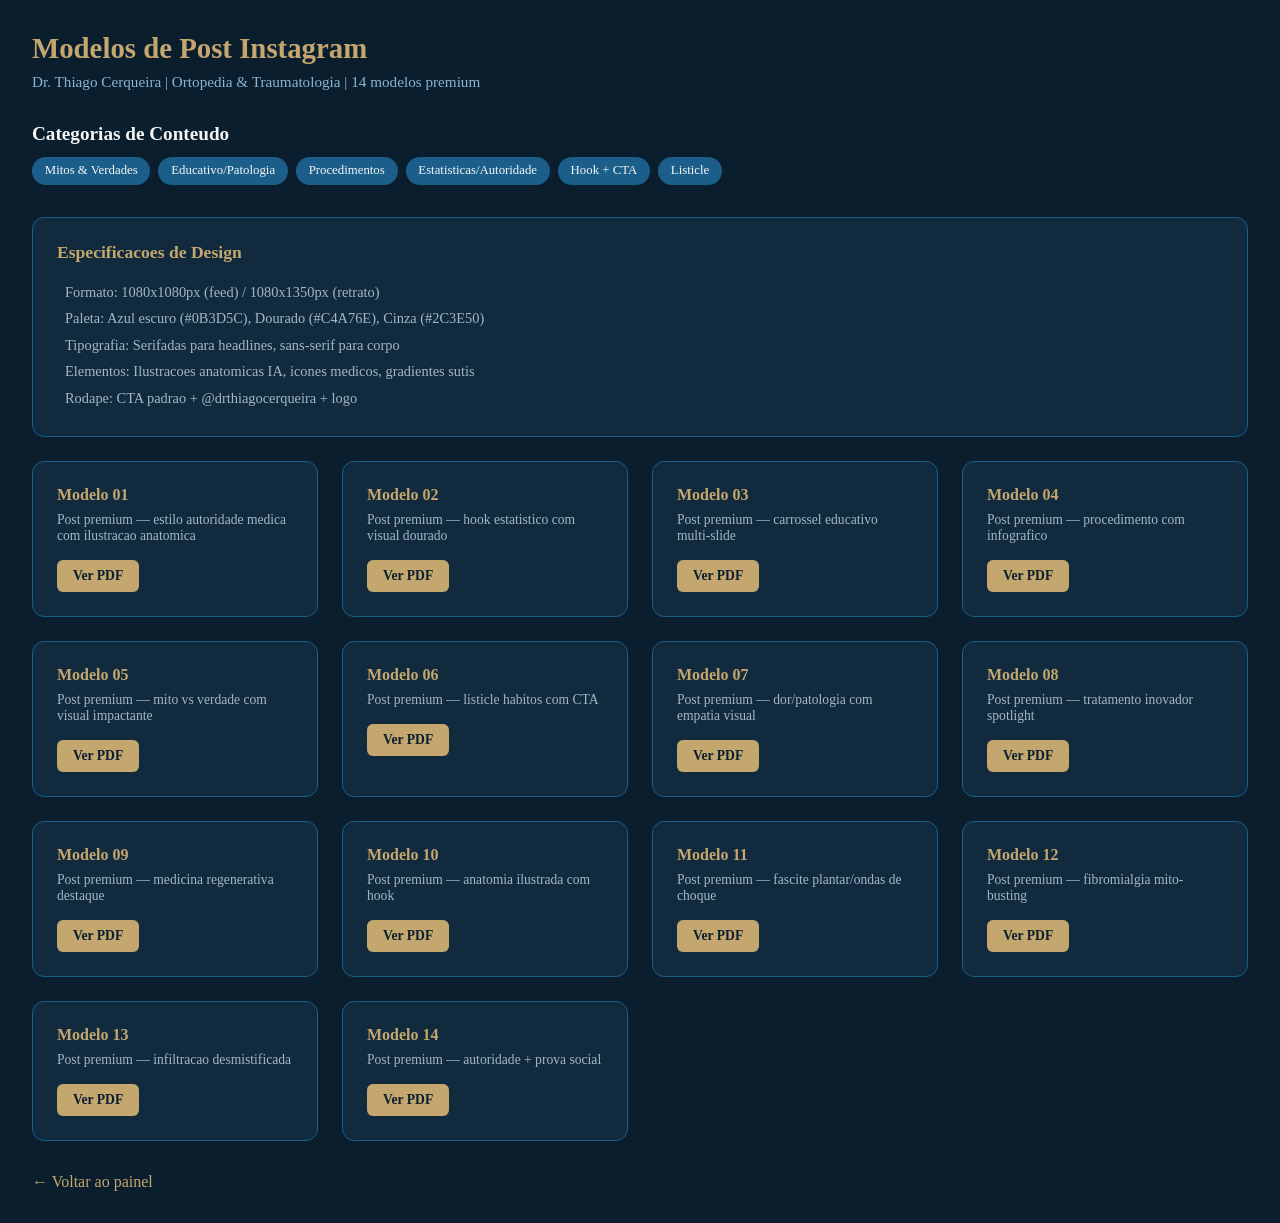
<file: modelos-post/index.html>
<!DOCTYPE html>
<html lang="pt-BR">
<head>
  <meta charset="UTF-8">
  <meta name="viewport" content="width=device-width, initial-scale=1.0">
  <title>Modelos de Post — Dr. Thiago Cerqueira</title>
  <style>
    * { margin: 0; padding: 0; box-sizing: border-box; }
    body { font-family: 'Georgia', serif; background: #0B1E2D; color: #F5F5F5; padding: 2rem; }
    h1 { color: #C4A76E; margin-bottom: 0.5rem; font-size: 1.8rem; }
    .subtitle { color: #8ab4d4; margin-bottom: 2rem; font-size: 0.95rem; }
    .grid { display: grid; grid-template-columns: repeat(auto-fill, minmax(280px, 1fr)); gap: 1.5rem; margin-top: 1.5rem; }
    .card { background: #122A3D; border: 1px solid #1B5E8A; border-radius: 12px; padding: 1.5rem; transition: transform 0.2s; }
    .card:hover { transform: translateY(-3px); border-color: #C4A76E; }
    .card h3 { color: #C4A76E; font-size: 1rem; margin-bottom: 0.5rem; }
    .card p { color: #a0b8c8; font-size: 0.85rem; margin-bottom: 1rem; }
    .card a { display: inline-block; background: #C4A76E; color: #0B1E2D; padding: 0.5rem 1rem; border-radius: 6px; text-decoration: none; font-weight: bold; font-size: 0.85rem; }
    .card a:hover { background: #d4b97e; }
    .categories { margin-top: 1.5rem; margin-bottom: 1rem; }
    .categories h2 { color: #F5F5F5; font-size: 1.2rem; margin-bottom: 0.75rem; }
    .cat-list { list-style: none; display: flex; flex-wrap: wrap; gap: 0.5rem; }
    .cat-list li { background: #1B5E8A; padding: 0.4rem 0.8rem; border-radius: 20px; font-size: 0.8rem; }
    .back { display: inline-block; margin-top: 2rem; color: #C4A76E; text-decoration: none; }
    .specs { background: #122A3D; border-radius: 12px; padding: 1.5rem; margin-top: 2rem; border: 1px solid #1B5E8A; }
    .specs h2 { color: #C4A76E; margin-bottom: 1rem; font-size: 1.1rem; }
    .specs ul { list-style: none; }
    .specs li { padding: 0.3rem 0; color: #a0b8c8; font-size: 0.9rem; }
    .specs li::before { content: ""; margin-right: 0.5rem; }
  </style>
</head>
<body>
  <h1>Modelos de Post Instagram</h1>
  <p class="subtitle">Dr. Thiago Cerqueira | Ortopedia & Traumatologia | 14 modelos premium</p>

  <div class="categories">
    <h2>Categorias de Conteudo</h2>
    <ul class="cat-list">
      <li>Mitos & Verdades</li>
      <li>Educativo/Patologia</li>
      <li>Procedimentos</li>
      <li>Estatisticas/Autoridade</li>
      <li>Hook + CTA</li>
      <li>Listicle</li>
    </ul>
  </div>

  <div class="specs">
    <h2>Especificacoes de Design</h2>
    <ul>
      <li>Formato: 1080x1080px (feed) / 1080x1350px (retrato)</li>
      <li>Paleta: Azul escuro (#0B3D5C), Dourado (#C4A76E), Cinza (#2C3E50)</li>
      <li>Tipografia: Serifadas para headlines, sans-serif para corpo</li>
      <li>Elementos: Ilustracoes anatomicas IA, icones medicos, gradientes sutis</li>
      <li>Rodape: CTA padrao + @drthiagocerqueira + logo</li>
    </ul>
  </div>

  <div class="grid">
    <div class="card">
      <h3>Modelo 01</h3>
      <p>Post premium — estilo autoridade medica com ilustracao anatomica</p>
      <a href="modelo-post-01.pdf" target="_blank">Ver PDF</a>
    </div>
    <div class="card">
      <h3>Modelo 02</h3>
      <p>Post premium — hook estatistico com visual dourado</p>
      <a href="modelo-post-02.pdf" target="_blank">Ver PDF</a>
    </div>
    <div class="card">
      <h3>Modelo 03</h3>
      <p>Post premium — carrossel educativo multi-slide</p>
      <a href="modelo-post-03.pdf" target="_blank">Ver PDF</a>
    </div>
    <div class="card">
      <h3>Modelo 04</h3>
      <p>Post premium — procedimento com infografico</p>
      <a href="modelo-post-04.pdf" target="_blank">Ver PDF</a>
    </div>
    <div class="card">
      <h3>Modelo 05</h3>
      <p>Post premium — mito vs verdade com visual impactante</p>
      <a href="modelo-post-05.pdf" target="_blank">Ver PDF</a>
    </div>
    <div class="card">
      <h3>Modelo 06</h3>
      <p>Post premium — listicle habitos com CTA</p>
      <a href="modelo-post-06.pdf" target="_blank">Ver PDF</a>
    </div>
    <div class="card">
      <h3>Modelo 07</h3>
      <p>Post premium — dor/patologia com empatia visual</p>
      <a href="modelo-post-07.pdf" target="_blank">Ver PDF</a>
    </div>
    <div class="card">
      <h3>Modelo 08</h3>
      <p>Post premium — tratamento inovador spotlight</p>
      <a href="modelo-post-08.pdf" target="_blank">Ver PDF</a>
    </div>
    <div class="card">
      <h3>Modelo 09</h3>
      <p>Post premium — medicina regenerativa destaque</p>
      <a href="modelo-post-09.pdf" target="_blank">Ver PDF</a>
    </div>
    <div class="card">
      <h3>Modelo 10</h3>
      <p>Post premium — anatomia ilustrada com hook</p>
      <a href="modelo-post-10.pdf" target="_blank">Ver PDF</a>
    </div>
    <div class="card">
      <h3>Modelo 11</h3>
      <p>Post premium — fascite plantar/ondas de choque</p>
      <a href="modelo-post-11.pdf" target="_blank">Ver PDF</a>
    </div>
    <div class="card">
      <h3>Modelo 12</h3>
      <p>Post premium — fibromialgia mito-busting</p>
      <a href="modelo-post-12.pdf" target="_blank">Ver PDF</a>
    </div>
    <div class="card">
      <h3>Modelo 13</h3>
      <p>Post premium — infiltracao desmistificada</p>
      <a href="modelo-post-13.pdf" target="_blank">Ver PDF</a>
    </div>
    <div class="card">
      <h3>Modelo 14</h3>
      <p>Post premium — autoridade + prova social</p>
      <a href="modelo-post-14.pdf" target="_blank">Ver PDF</a>
    </div>
  </div>

  <a href="../preview.html" class="back">&larr; Voltar ao painel</a>
</body>
</html>
</file>
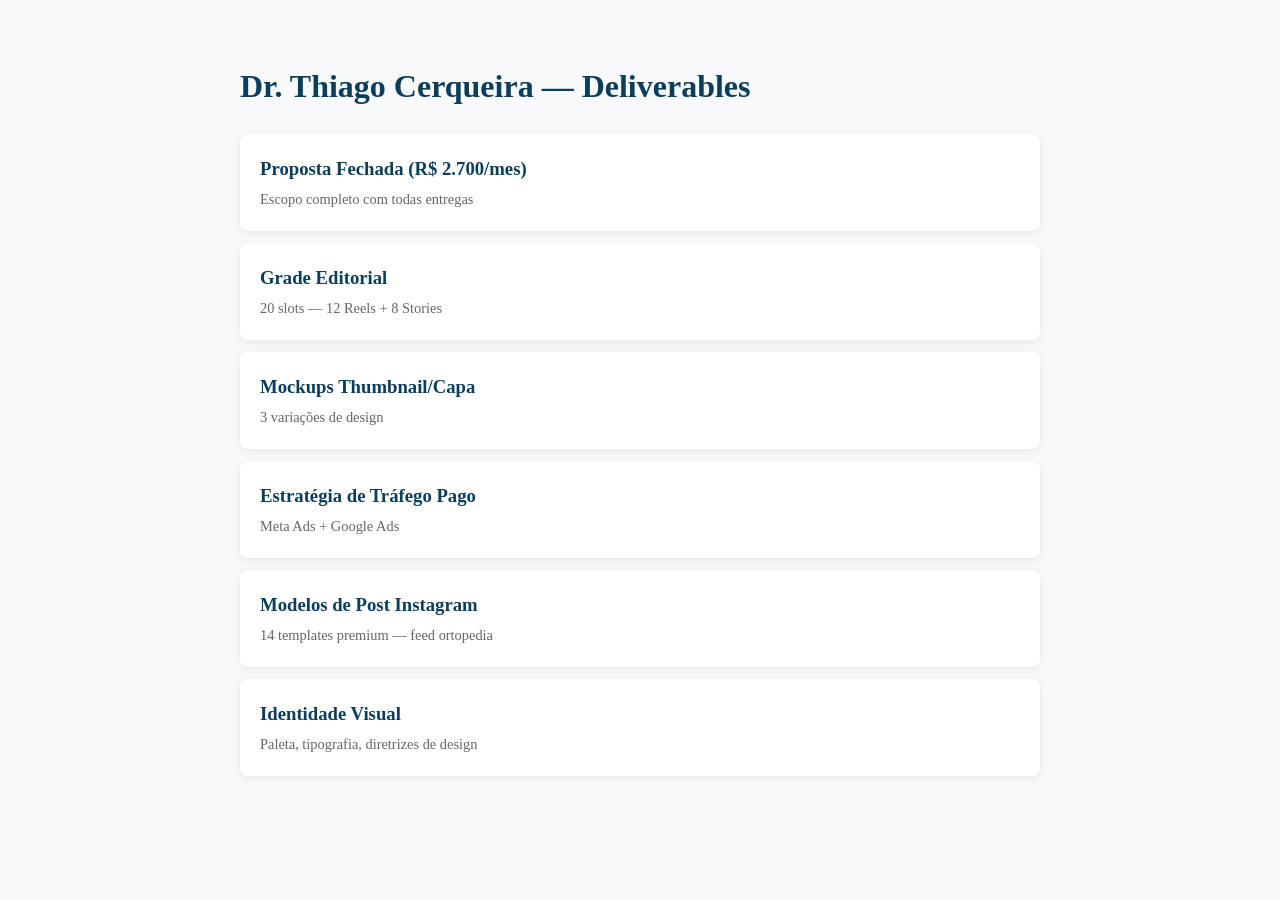
<file: preview.html>
<!DOCTYPE html>
<html lang="pt-BR">
<head>
<meta charset="utf-8">
<meta name="viewport" content="width=device-width, initial-scale=1">
<title>Preview Deliverables - Dr. Thiago Cerqueira</title>
<style>
body { font-family: Georgia, serif; background: #f8f9fa; color: #1B3A5C; line-height: 1.6; max-width: 800px; margin: 0 auto; padding: 40px 20px; }
h1 { color: #0B3D5C; }
a { color: #0B3D5C; }
.link-card { display: block; background: white; padding: 20px; margin: 12px 0; border-radius: 8px; box-shadow: 0 2px 8px rgba(0,0,0,0.08); text-decoration: none; }
.link-card:hover { box-shadow: 0 4px 16px rgba(0,0,0,0.12); }
.link-card h3 { margin: 0 0 4px; color: #0B3D5C; }
.link-card p { margin: 0; color: #666; font-size: 0.9rem; }
</style>
</head>
<body>
<h1>Dr. Thiago Cerqueira — Deliverables</h1>
<a class="link-card" href="index.html"><h3>Proposta Fechada (R$ 2.700/mes)</h3><p>Escopo completo com todas entregas</p></a>
<a class="link-card" href="grade-editorial/index.html"><h3>Grade Editorial</h3><p>20 slots — 12 Reels + 8 Stories</p></a>
<a class="link-card" href="mockups/index.html"><h3>Mockups Thumbnail/Capa</h3><p>3 variações de design</p></a>
<a class="link-card" href="estrategia-trafego/index.html"><h3>Estratégia de Tráfego Pago</h3><p>Meta Ads + Google Ads</p></a>
<a class="link-card" href="modelos-post/index.html"><h3>Modelos de Post Instagram</h3><p>14 templates premium — feed ortopedia</p></a>
<a class="link-card" href="identidade-visual.html"><h3>Identidade Visual</h3><p>Paleta, tipografia, diretrizes de design</p></a>
</body>
</html>
</file>
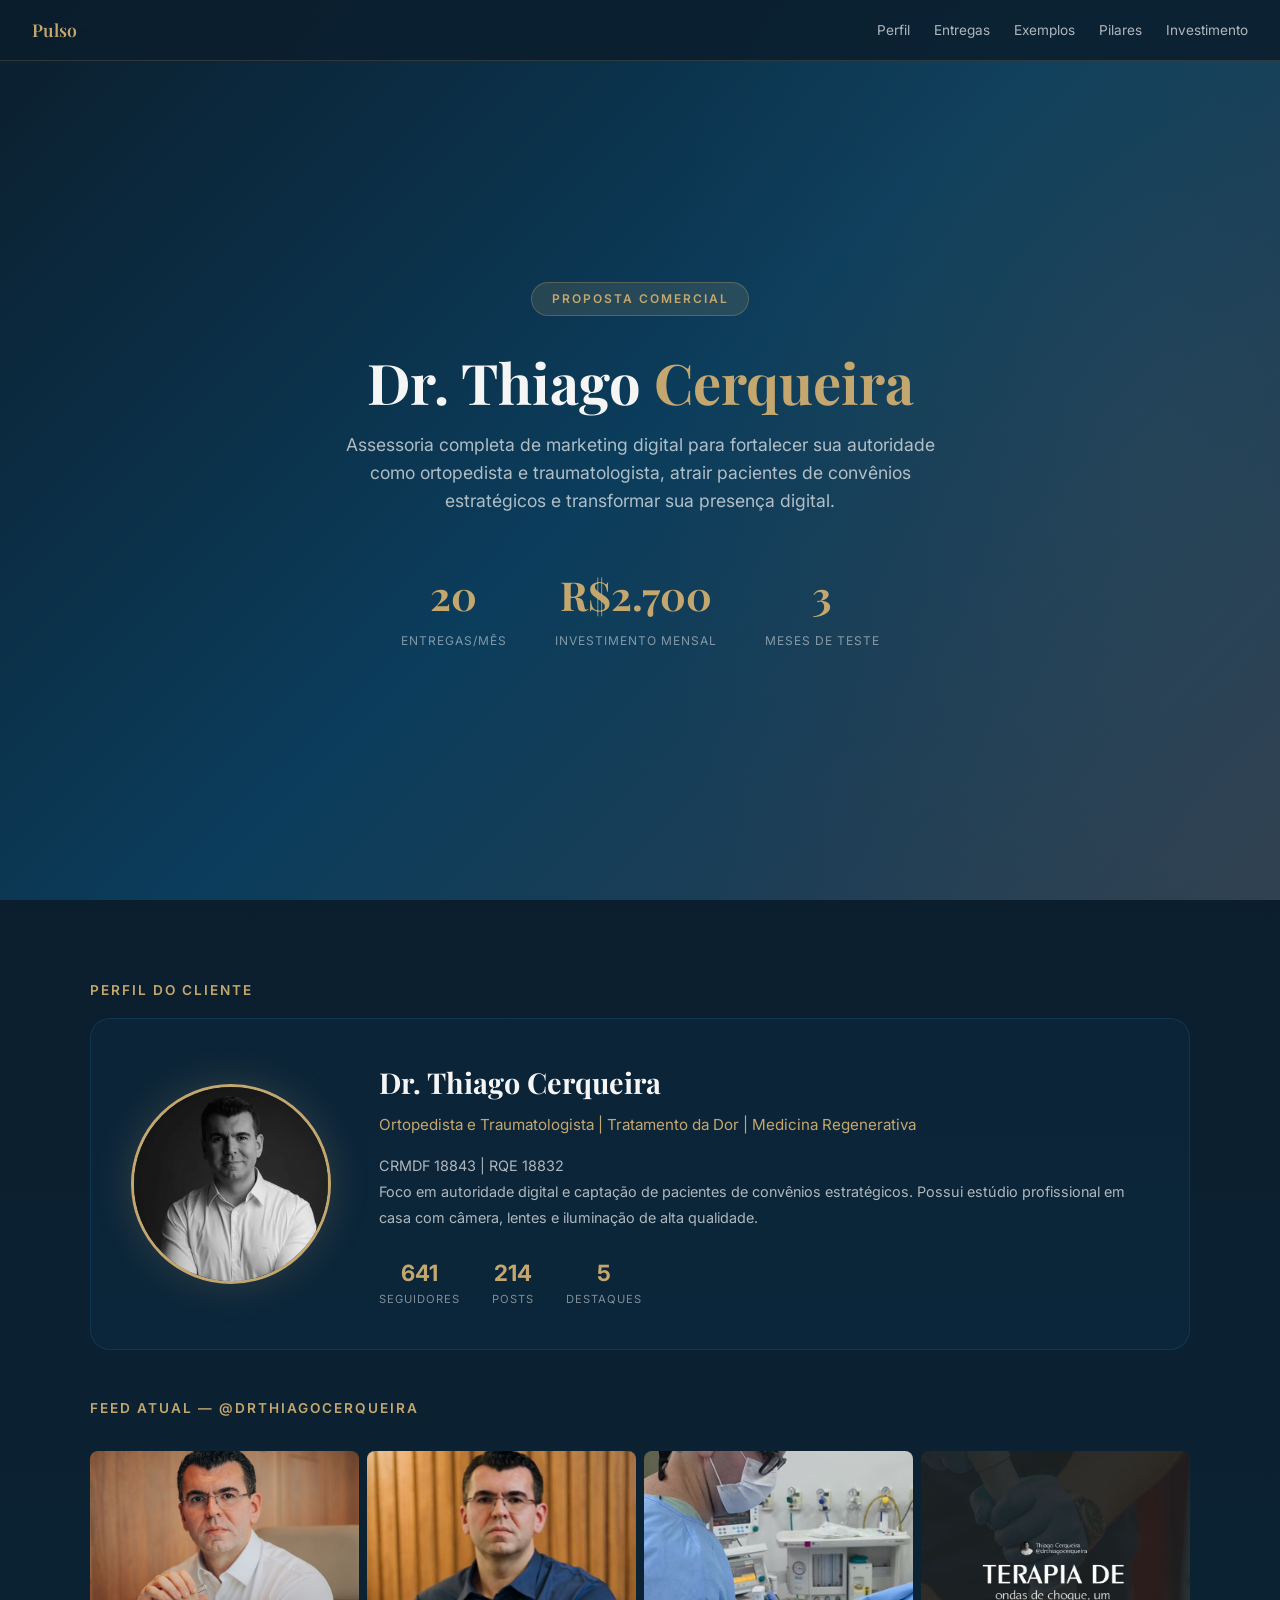
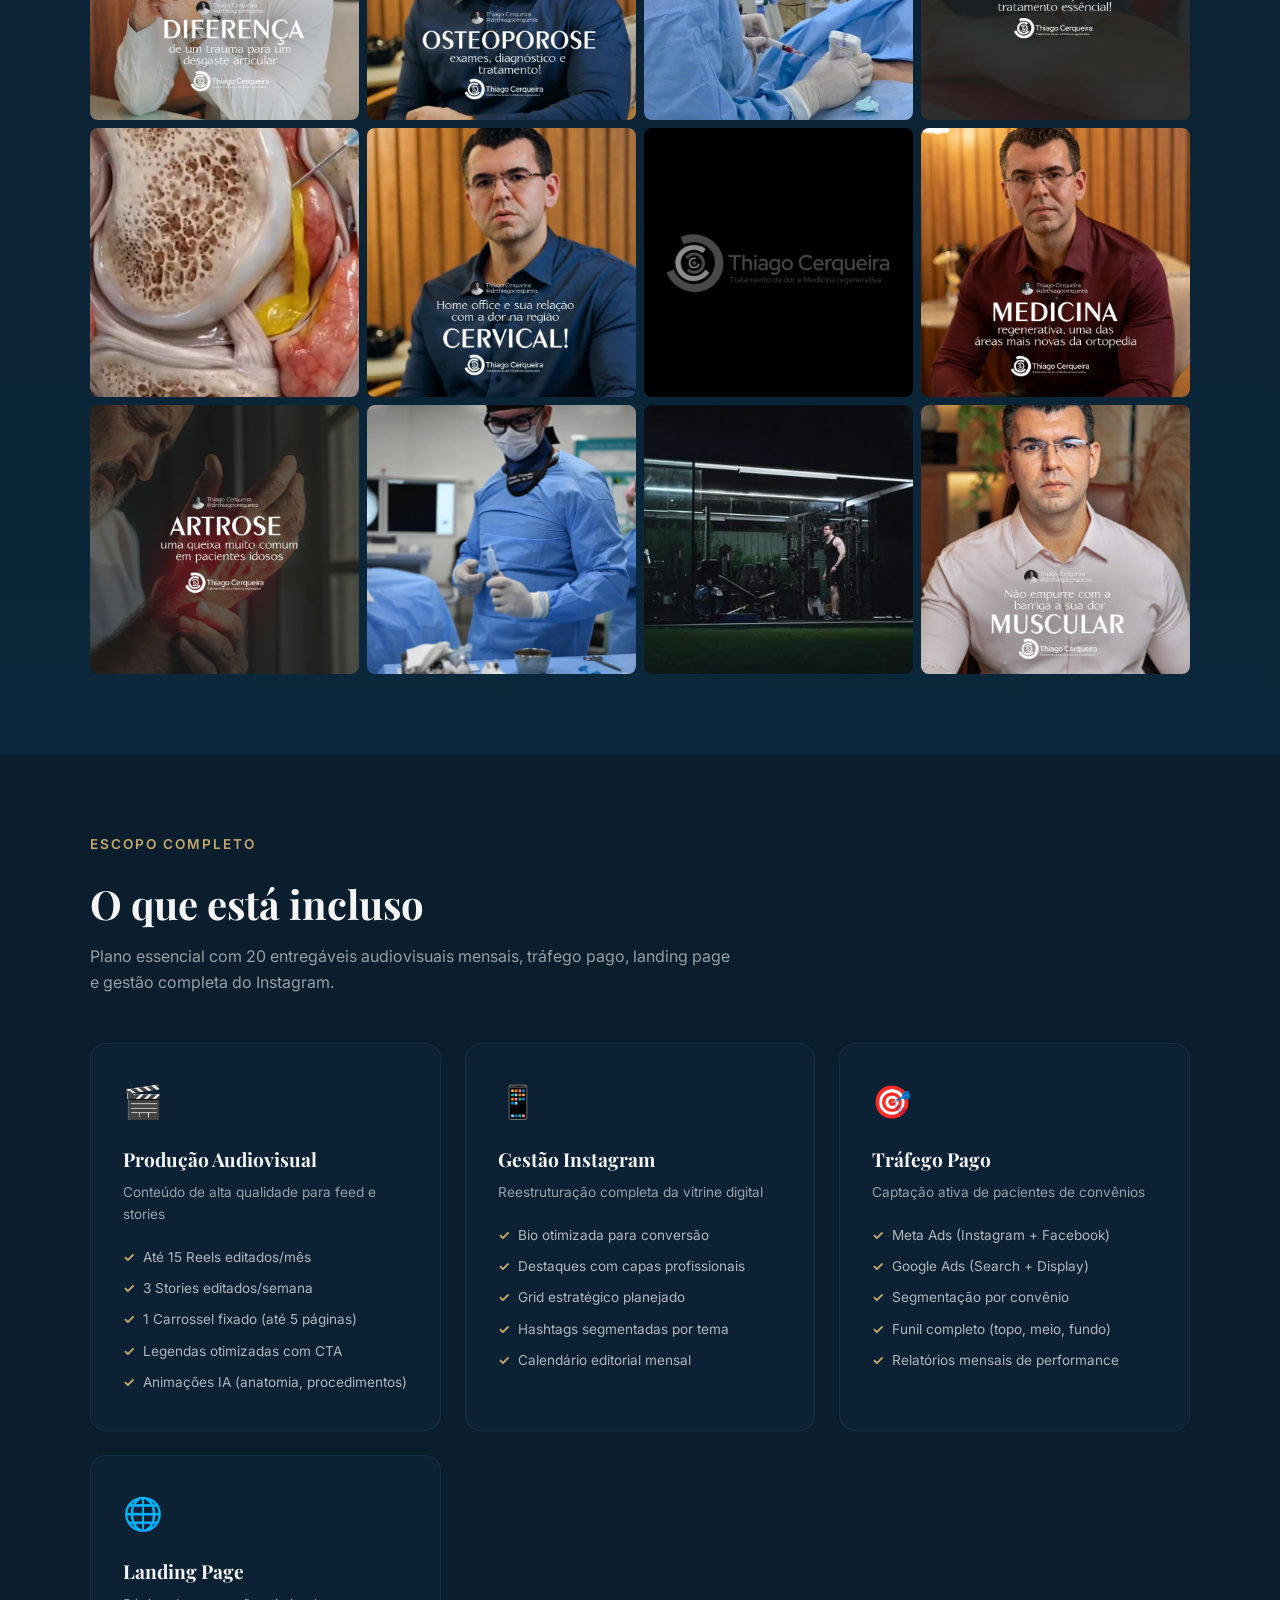
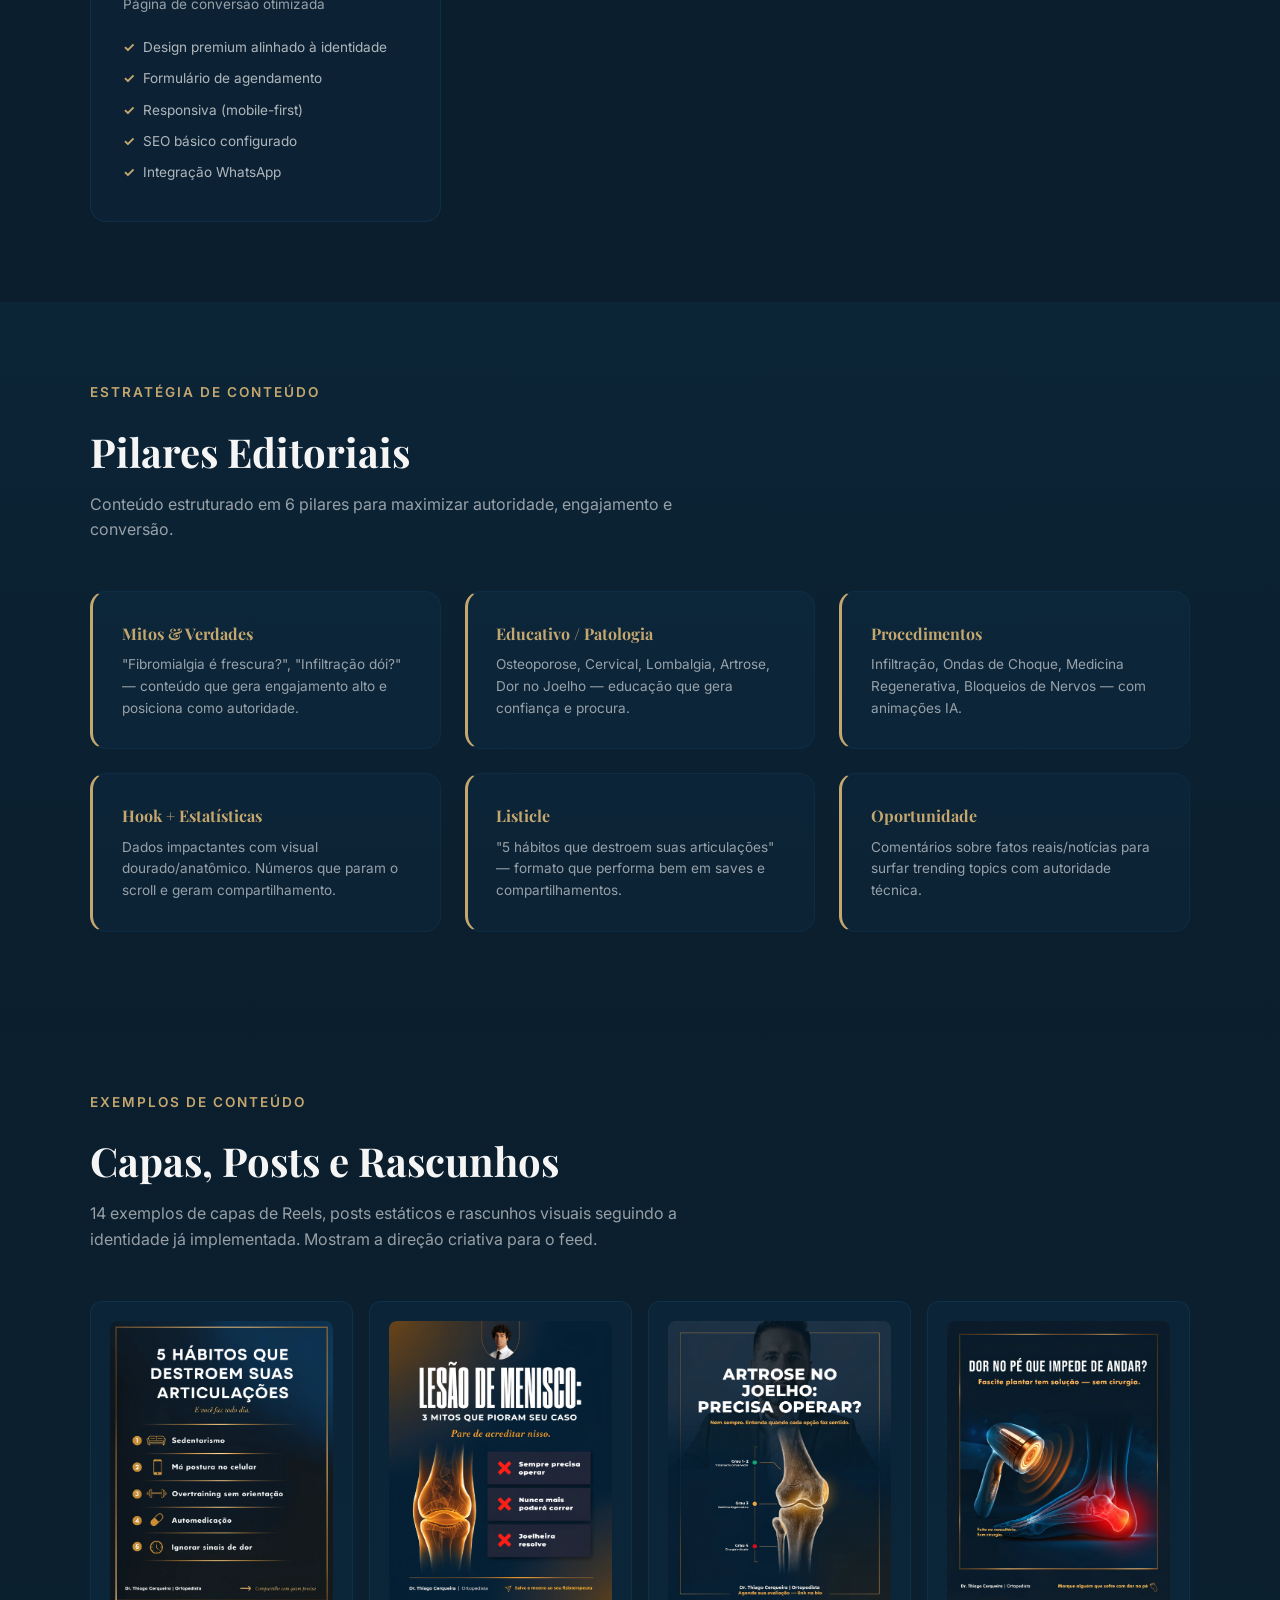
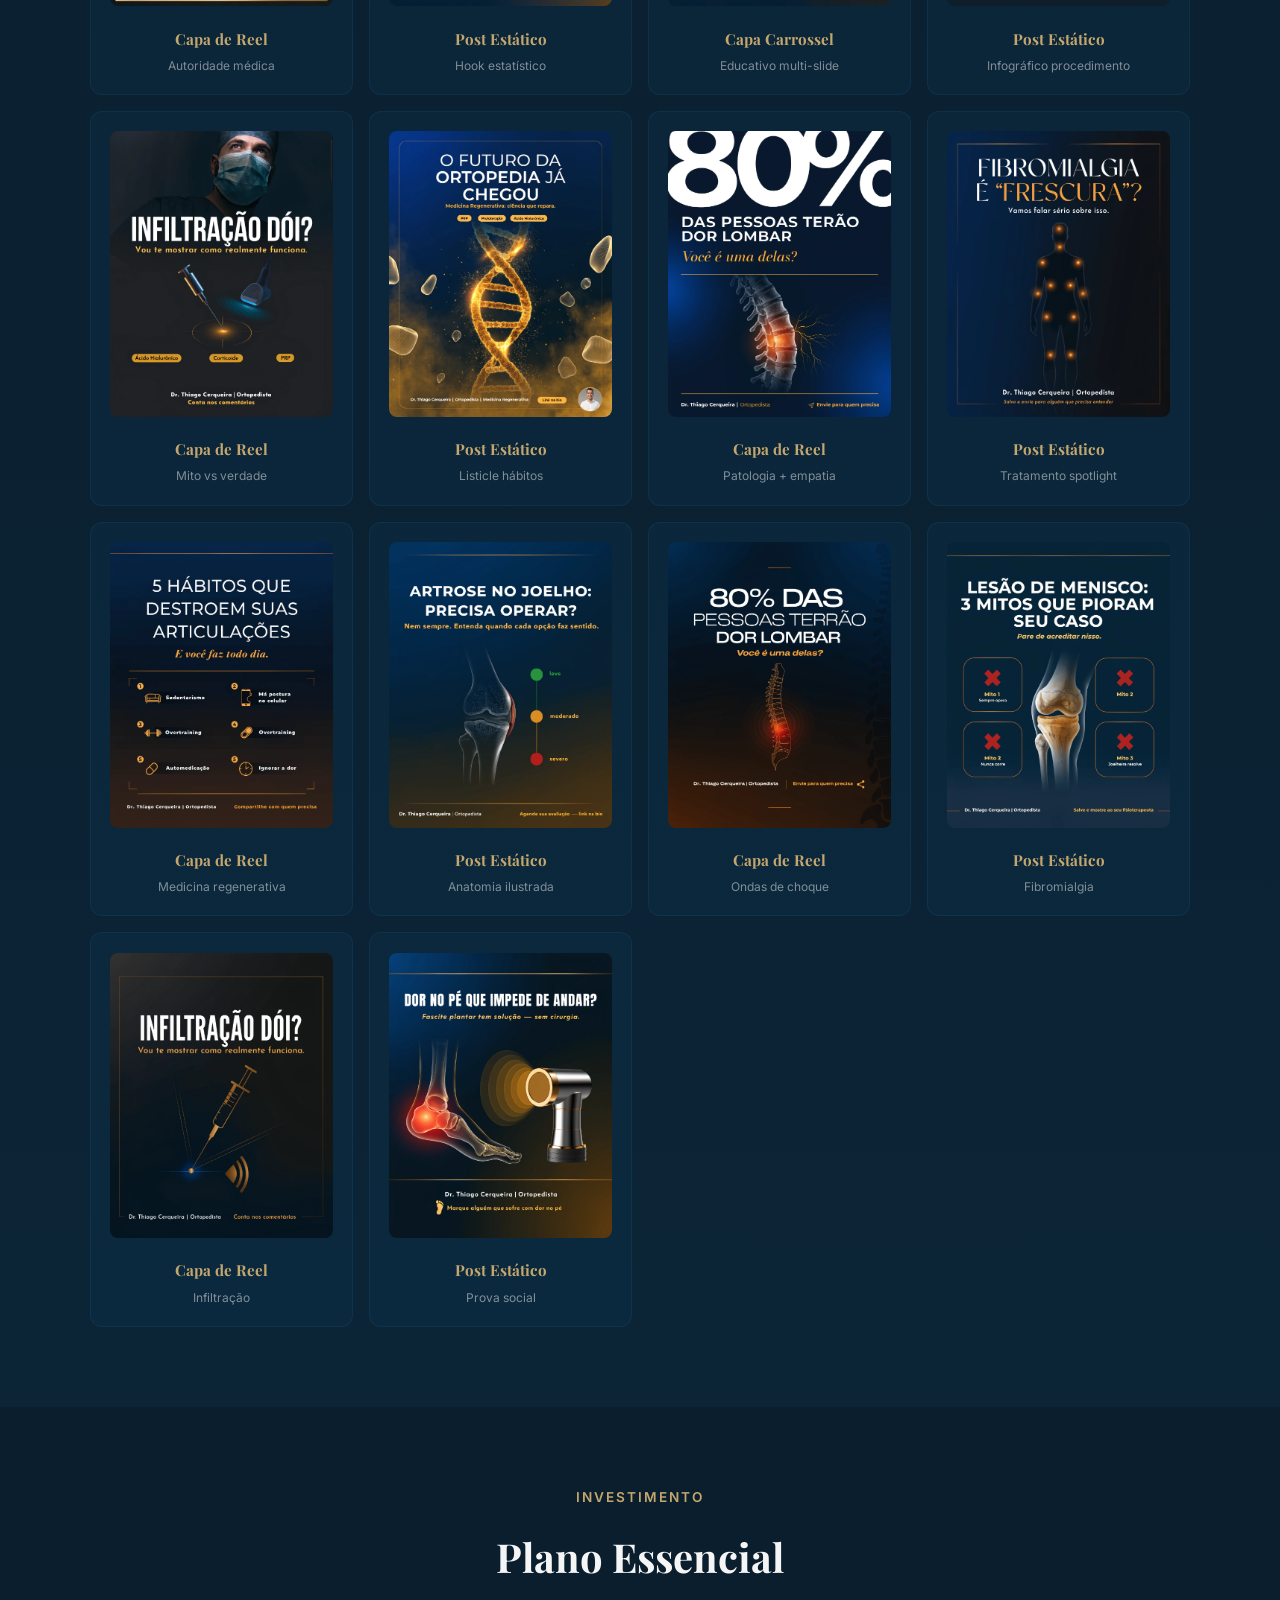
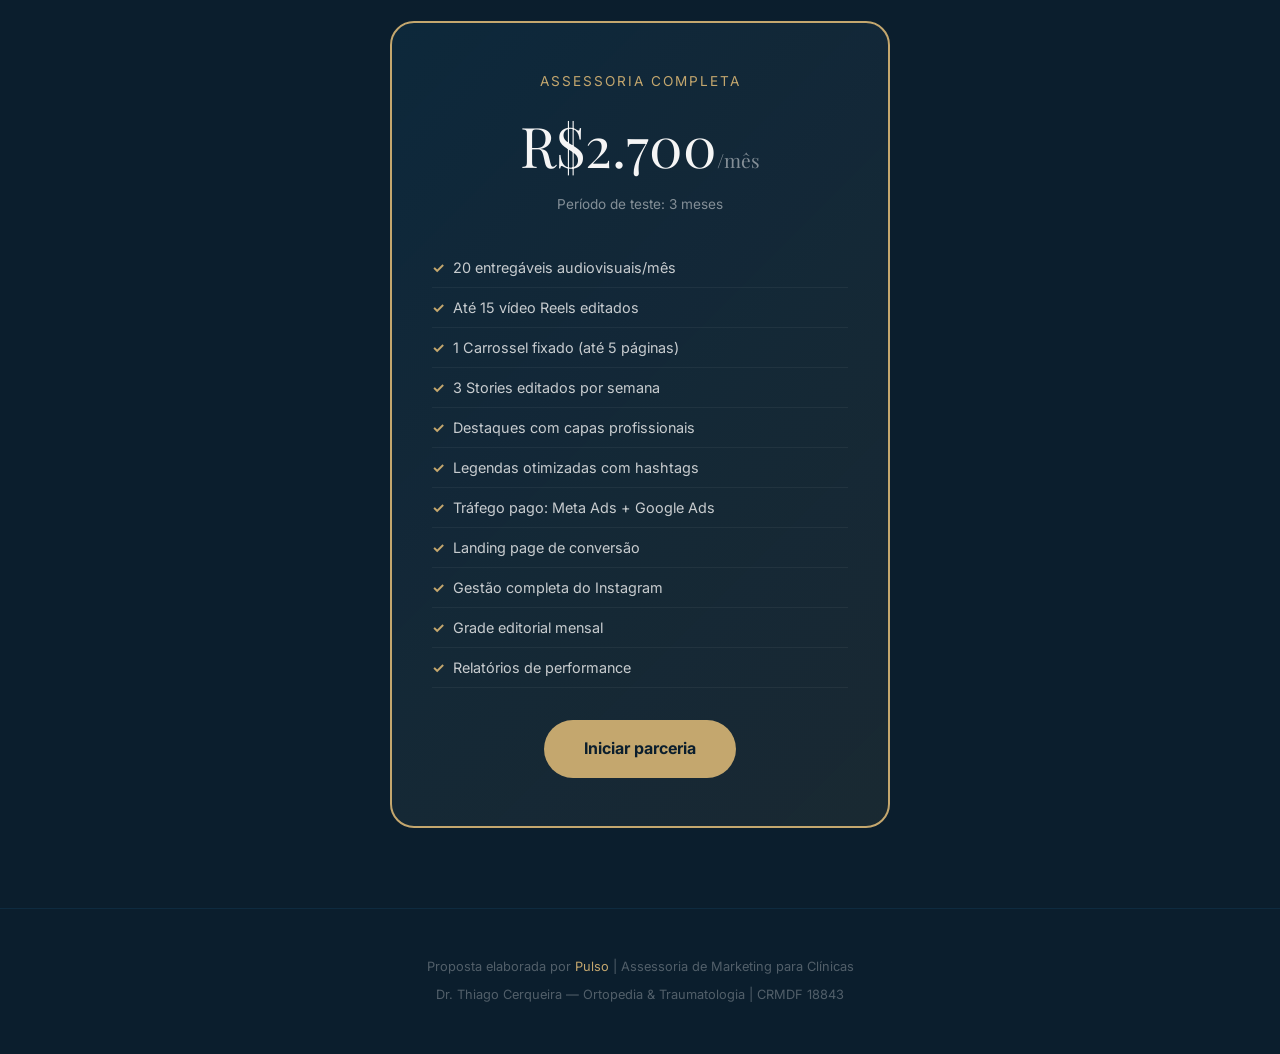
<file: proposta.html>
<!DOCTYPE html>
<html lang="pt-BR">
<head>
  <meta charset="UTF-8">
  <meta name="viewport" content="width=device-width, initial-scale=1.0">
  <title>Proposta Comercial — Dr. Thiago Cerqueira | Pulso</title>
  <style>
    @import url('https://fonts.googleapis.com/css2?family=Playfair+Display:wght@400;600;700&family=Inter:wght@300;400;500;600;700&display=swap');

    :root {
      --navy: #0B1E2D;
      --blue: #0B3D5C;
      --blue-mid: #1B5E8A;
      --gold: #C4A76E;
      --gold-light: #d4b97e;
      --slate: #2C3E50;
      --light: #F5F5F5;
      --glass: rgba(11, 30, 45, 0.85);
    }

    * { margin: 0; padding: 0; box-sizing: border-box; }

    html { scroll-behavior: smooth; }

    body {
      font-family: 'Inter', sans-serif;
      background: var(--navy);
      color: var(--light);
      line-height: 1.6;
    }

    h1, h2, h3, h4 { font-family: 'Playfair Display', serif; }

    /* Navigation */
    .nav {
      position: fixed; top: 0; left: 0; right: 0; z-index: 100;
      background: var(--glass); backdrop-filter: blur(20px);
      border-bottom: 1px solid rgba(196, 167, 110, 0.2);
      padding: 1rem 2rem;
      display: flex; justify-content: space-between; align-items: center;
    }
    .nav-brand { font-family: 'Playfair Display', serif; color: var(--gold); font-size: 1.1rem; font-weight: 600; text-decoration: none; }
    .nav-links { display: flex; gap: 1.5rem; list-style: none; }
    .nav-links a { color: var(--light); text-decoration: none; font-size: 0.85rem; font-weight: 400; opacity: 0.7; transition: opacity 0.3s; }
    .nav-links a:hover { opacity: 1; color: var(--gold); }

    /* Hero */
    .hero {
      min-height: 100vh; display: flex; align-items: center; justify-content: center;
      background: linear-gradient(135deg, var(--navy) 0%, var(--blue) 50%, var(--slate) 100%);
      padding: 6rem 2rem 4rem; text-align: center; position: relative; overflow: hidden;
    }
    .hero::before {
      content: ''; position: absolute; top: -50%; right: -30%; width: 80%; height: 200%;
      background: radial-gradient(ellipse, rgba(196, 167, 110, 0.06) 0%, transparent 70%);
    }
    .hero-content { max-width: 800px; position: relative; z-index: 1; }
    .hero-badge {
      display: inline-block; background: rgba(196, 167, 110, 0.15); border: 1px solid rgba(196, 167, 110, 0.3);
      color: var(--gold); padding: 0.4rem 1.2rem; border-radius: 50px; font-size: 0.75rem;
      font-weight: 600; letter-spacing: 2px; text-transform: uppercase; margin-bottom: 2rem;
    }
    .hero h1 { font-size: clamp(2.2rem, 5vw, 3.5rem); color: var(--light); margin-bottom: 1rem; line-height: 1.2; }
    .hero h1 span { color: var(--gold); }
    .hero p { font-size: 1.1rem; color: rgba(245, 245, 245, 0.7); max-width: 600px; margin: 0 auto 2rem; }
    .hero-stats { display: flex; justify-content: center; gap: 3rem; margin-top: 3rem; }
    .hero-stat { text-align: center; }
    .hero-stat .number { font-family: 'Playfair Display', serif; font-size: 2.5rem; color: var(--gold); font-weight: 700; }
    .hero-stat .label { font-size: 0.75rem; color: rgba(245, 245, 245, 0.5); text-transform: uppercase; letter-spacing: 1px; margin-top: 0.25rem; }

    /* Section base */
    section { padding: 5rem 2rem; }
    .container { max-width: 1100px; margin: 0 auto; }
    .section-title {
      font-size: clamp(1.8rem, 3.5vw, 2.5rem); color: var(--light); margin-bottom: 0.5rem;
    }
    .section-subtitle { color: var(--gold); font-size: 0.85rem; text-transform: uppercase; letter-spacing: 2px; font-weight: 600; margin-bottom: 1rem; }
    .section-desc { color: rgba(245, 245, 245, 0.6); max-width: 650px; margin-bottom: 3rem; }

    /* Profile section */
    .profile { background: linear-gradient(180deg, var(--navy) 0%, rgba(11, 61, 92, 0.3) 100%); }
    .profile-card {
      display: grid; grid-template-columns: 200px 1fr; gap: 3rem; align-items: center;
      background: rgba(27, 94, 138, 0.1); border: 1px solid rgba(27, 94, 138, 0.3);
      border-radius: 20px; padding: 2.5rem; margin-bottom: 3rem;
    }
    .profile-pic {
      width: 200px; height: 200px; border-radius: 50%; object-fit: cover;
      border: 3px solid var(--gold); box-shadow: 0 0 40px rgba(196, 167, 110, 0.2);
    }
    .profile-info h3 { font-size: 1.8rem; margin-bottom: 0.5rem; }
    .profile-info .specialty { color: var(--gold); font-size: 0.95rem; margin-bottom: 1rem; }
    .profile-bio { color: rgba(245, 245, 245, 0.7); font-size: 0.9rem; line-height: 1.8; }
    .profile-meta { display: flex; gap: 2rem; margin-top: 1.5rem; }
    .profile-meta-item { text-align: center; }
    .profile-meta-item .val { font-size: 1.4rem; font-weight: 700; color: var(--gold); }
    .profile-meta-item .lbl { font-size: 0.7rem; text-transform: uppercase; letter-spacing: 1px; color: rgba(245, 245, 245, 0.5); }

    /* Instagram grid */
    .insta-grid {
      display: grid; grid-template-columns: repeat(4, 1fr); gap: 8px; margin-top: 2rem;
    }
    .insta-grid img {
      width: 100%; aspect-ratio: 1; object-fit: cover; border-radius: 8px;
      transition: transform 0.3s, opacity 0.3s; cursor: pointer;
    }
    .insta-grid img:hover { transform: scale(1.05); opacity: 0.85; }

    /* Deliverables */
    .deliverables { background: var(--navy); }
    .deliv-grid { display: grid; grid-template-columns: repeat(auto-fit, minmax(300px, 1fr)); gap: 1.5rem; }
    .deliv-card {
      background: rgba(27, 94, 138, 0.08); border: 1px solid rgba(27, 94, 138, 0.2);
      border-radius: 16px; padding: 2rem; transition: border-color 0.3s, transform 0.3s;
    }
    .deliv-card:hover { border-color: var(--gold); transform: translateY(-4px); }
    .deliv-icon { font-size: 2rem; margin-bottom: 1rem; }
    .deliv-card h3 { font-size: 1.2rem; margin-bottom: 0.5rem; }
    .deliv-card p { color: rgba(245, 245, 245, 0.6); font-size: 0.85rem; }
    .deliv-card ul { list-style: none; margin-top: 1rem; }
    .deliv-card li { padding: 0.3rem 0; font-size: 0.85rem; color: rgba(245, 245, 245, 0.7); }
    .deliv-card li::before { content: "\2713 "; color: var(--gold); font-weight: 700; margin-right: 0.5rem; }

    /* Post models gallery */
    .models { background: linear-gradient(180deg, var(--navy), rgba(11, 61, 92, 0.2)); }
    .models-grid { display: grid; grid-template-columns: repeat(auto-fill, minmax(220px, 1fr)); gap: 1rem; }
    .model-card {
      background: rgba(27, 94, 138, 0.1); border: 1px solid rgba(27, 94, 138, 0.2);
      border-radius: 12px; padding: 1.2rem; text-align: center; transition: all 0.3s;
    }
    .model-card:hover { border-color: var(--gold); transform: translateY(-3px); }
    .model-card a {
      display: inline-block; background: var(--gold); color: var(--navy); padding: 0.4rem 1rem;
      border-radius: 6px; text-decoration: none; font-weight: 600; font-size: 0.8rem; margin-top: 0.5rem;
    }
    .model-img { width: 100%; border-radius: 8px; margin-bottom: 0.8rem; aspect-ratio: auto; }
    .model-card h4 { color: var(--gold); font-size: 0.95rem; margin-bottom: 0.3rem; }
    .model-card p { color: rgba(245,245,245,0.5); font-size: 0.75rem; }

    /* Pricing */
    .pricing { background: var(--navy); text-align: center; }
    .price-box {
      max-width: 500px; margin: 0 auto; background: linear-gradient(135deg, rgba(27, 94, 138, 0.15), rgba(196, 167, 110, 0.08));
      border: 2px solid var(--gold); border-radius: 24px; padding: 3rem 2.5rem;
    }
    .price-box .plan-name { font-size: 0.85rem; text-transform: uppercase; letter-spacing: 2px; color: var(--gold); margin-bottom: 0.5rem; }
    .price-box .price { font-family: 'Playfair Display', serif; font-size: 3.5rem; color: var(--light); margin-bottom: 0.25rem; }
    .price-box .price span { font-size: 1.2rem; color: rgba(245,245,245,0.5); }
    .price-box .period { color: rgba(245,245,245,0.5); font-size: 0.85rem; margin-bottom: 2rem; }
    .price-features { list-style: none; text-align: left; margin-bottom: 2rem; }
    .price-features li { padding: 0.5rem 0; border-bottom: 1px solid rgba(245,245,245,0.05); font-size: 0.9rem; color: rgba(245,245,245,0.8); }
    .price-features li::before { content: "\2713 "; color: var(--gold); font-weight: 700; margin-right: 0.5rem; }
    .cta-btn {
      display: inline-block; background: var(--gold); color: var(--navy); padding: 1rem 2.5rem;
      border-radius: 50px; text-decoration: none; font-weight: 700; font-size: 1rem;
      transition: background 0.3s, transform 0.3s;
    }
    .cta-btn:hover { background: var(--gold-light); transform: scale(1.05); }

    /* Content pillars */
    .pillars { background: linear-gradient(180deg, rgba(11, 61, 92, 0.2), var(--navy)); }
    .pillar-grid { display: grid; grid-template-columns: repeat(auto-fit, minmax(280px, 1fr)); gap: 1.5rem; }
    .pillar-card {
      background: rgba(27, 94, 138, 0.08); border: 1px solid rgba(27, 94, 138, 0.15);
      border-radius: 16px; padding: 1.8rem; border-left: 3px solid var(--gold);
    }
    .pillar-card h4 { color: var(--gold); margin-bottom: 0.5rem; font-size: 1rem; }
    .pillar-card p { color: rgba(245,245,245,0.6); font-size: 0.85rem; }

    /* Footer */
    .footer {
      text-align: center; padding: 3rem 2rem; border-top: 1px solid rgba(27, 94, 138, 0.2);
      background: var(--navy);
    }
    .footer p { color: rgba(245,245,245,0.3); font-size: 0.8rem; }
    .footer a { color: var(--gold); text-decoration: none; }

    /* Responsive */
    @media (max-width: 768px) {
      .nav-links { display: none; }
      .profile-card { grid-template-columns: 1fr; text-align: center; }
      .profile-pic { margin: 0 auto; width: 150px; height: 150px; }
      .profile-meta { justify-content: center; }
      .hero-stats { flex-direction: column; gap: 1.5rem; }
      .insta-grid { grid-template-columns: repeat(3, 1fr); }
    }
  </style>
</head>
<body>

<!-- Nav -->
<nav class="nav">
  <a href="#" class="nav-brand">Pulso</a>
  <ul class="nav-links">
    <li><a href="#perfil">Perfil</a></li>
    <li><a href="#entregas">Entregas</a></li>
    <li><a href="#modelos">Exemplos</a></li>
    <li><a href="#pilares">Pilares</a></li>
    <li><a href="#investimento">Investimento</a></li>
  </ul>
</nav>

<!-- Hero -->
<section class="hero">
  <div class="hero-content">
    <div class="hero-badge">Proposta Comercial</div>
    <h1>Dr. Thiago <span>Cerqueira</span></h1>
    <p>Assessoria completa de marketing digital para fortalecer sua autoridade como ortopedista e traumatologista, atrair pacientes de convênios estratégicos e transformar sua presença digital.</p>
    <div class="hero-stats">
      <div class="hero-stat">
        <div class="number">20</div>
        <div class="label">Entregas/Mês</div>
      </div>
      <div class="hero-stat">
        <div class="number">R$2.700</div>
        <div class="label">Investimento Mensal</div>
      </div>
      <div class="hero-stat">
        <div class="number">3</div>
        <div class="label">Meses de Teste</div>
      </div>
    </div>
  </div>
</section>

<!-- Profile -->
<section class="profile" id="perfil">
  <div class="container">
    <div class="section-subtitle">Perfil do Cliente</div>
    <div class="profile-card">
      <img src="instagram/profile.jpg" alt="Dr. Thiago Cerqueira" class="profile-pic">
      <div class="profile-info">
        <h3>Dr. Thiago Cerqueira</h3>
        <div class="specialty">Ortopedista e Traumatologista | Tratamento da Dor | Medicina Regenerativa</div>
        <div class="profile-bio">
          CRMDF 18843 | RQE 18832<br>
          Foco em autoridade digital e captação de pacientes de convênios estratégicos.
          Possui estúdio profissional em casa com câmera, lentes e iluminação de alta qualidade.
        </div>
        <div class="profile-meta">
          <div class="profile-meta-item"><div class="val">641</div><div class="lbl">Seguidores</div></div>
          <div class="profile-meta-item"><div class="val">214</div><div class="lbl">Posts</div></div>
          <div class="profile-meta-item"><div class="val">5</div><div class="lbl">Destaques</div></div>
        </div>
      </div>
    </div>

    <div class="section-subtitle">Feed Atual — @drthiagocerqueira</div>
    <div class="insta-grid">
      <img src="instagram/post-01.jpg" alt="Post 1">
      <img src="instagram/post-02.jpg" alt="Post 2">
      <img src="instagram/post-03.jpg" alt="Post 3">
      <img src="instagram/post-04.jpg" alt="Post 4">
      <img src="instagram/post-05.jpg" alt="Post 5">
      <img src="instagram/post-06.jpg" alt="Post 6">
      <img src="instagram/post-07.jpg" alt="Post 7">
      <img src="instagram/post-08.jpg" alt="Post 8">
      <img src="instagram/post-09.jpg" alt="Post 9">
      <img src="instagram/post-10.jpg" alt="Post 10">
      <img src="instagram/post-11.jpg" alt="Post 11">
      <img src="instagram/post-12.jpg" alt="Post 12">
    </div>
  </div>
</section>

<!-- Deliverables -->
<section class="deliverables" id="entregas">
  <div class="container">
    <div class="section-subtitle">Escopo Completo</div>
    <h2 class="section-title">O que está incluso</h2>
    <p class="section-desc">Plano essencial com 20 entregáveis audiovisuais mensais, tráfego pago, landing page e gestão completa do Instagram.</p>

    <div class="deliv-grid">
      <div class="deliv-card">
        <div class="deliv-icon">🎬</div>
        <h3>Produção Audiovisual</h3>
        <p>Conteúdo de alta qualidade para feed e stories</p>
        <ul>
          <li>Até 15 Reels editados/mês</li>
          <li>3 Stories editados/semana</li>
          <li>1 Carrossel fixado (até 5 páginas)</li>
          <li>Legendas otimizadas com CTA</li>
          <li>Animações IA (anatomia, procedimentos)</li>
        </ul>
      </div>

      <div class="deliv-card">
        <div class="deliv-icon">📱</div>
        <h3>Gestão Instagram</h3>
        <p>Reestruturação completa da vitrine digital</p>
        <ul>
          <li>Bio otimizada para conversão</li>
          <li>Destaques com capas profissionais</li>
          <li>Grid estratégico planejado</li>
          <li>Hashtags segmentadas por tema</li>
          <li>Calendário editorial mensal</li>
        </ul>
      </div>

      <div class="deliv-card">
        <div class="deliv-icon">🎯</div>
        <h3>Tráfego Pago</h3>
        <p>Captação ativa de pacientes de convênios</p>
        <ul>
          <li>Meta Ads (Instagram + Facebook)</li>
          <li>Google Ads (Search + Display)</li>
          <li>Segmentação por convênio</li>
          <li>Funil completo (topo, meio, fundo)</li>
          <li>Relatórios mensais de performance</li>
        </ul>
      </div>

      <div class="deliv-card">
        <div class="deliv-icon">🌐</div>
        <h3>Landing Page</h3>
        <p>Página de conversão otimizada</p>
        <ul>
          <li>Design premium alinhado à identidade</li>
          <li>Formulário de agendamento</li>
          <li>Responsiva (mobile-first)</li>
          <li>SEO básico configurado</li>
          <li>Integração WhatsApp</li>
        </ul>
      </div>
    </div>
  </div>
</section>

<!-- Content Pillars -->
<section class="pillars" id="pilares">
  <div class="container">
    <div class="section-subtitle">Estratégia de Conteúdo</div>
    <h2 class="section-title">Pilares Editoriais</h2>
    <p class="section-desc">Conteúdo estruturado em 6 pilares para maximizar autoridade, engajamento e conversão.</p>

    <div class="pillar-grid">
      <div class="pillar-card">
        <h4>Mitos & Verdades</h4>
        <p>"Fibromialgia é frescura?", "Infiltração dói?" — conteúdo que gera engajamento alto e posiciona como autoridade.</p>
      </div>
      <div class="pillar-card">
        <h4>Educativo / Patologia</h4>
        <p>Osteoporose, Cervical, Lombalgia, Artrose, Dor no Joelho — educação que gera confiança e procura.</p>
      </div>
      <div class="pillar-card">
        <h4>Procedimentos</h4>
        <p>Infiltração, Ondas de Choque, Medicina Regenerativa, Bloqueios de Nervos — com animações IA.</p>
      </div>
      <div class="pillar-card">
        <h4>Hook + Estatísticas</h4>
        <p>Dados impactantes com visual dourado/anatômico. Números que param o scroll e geram compartilhamento.</p>
      </div>
      <div class="pillar-card">
        <h4>Listicle</h4>
        <p>"5 hábitos que destroem suas articulações" — formato que performa bem em saves e compartilhamentos.</p>
      </div>
      <div class="pillar-card">
        <h4>Oportunidade</h4>
        <p>Comentários sobre fatos reais/notícias para surfar trending topics com autoridade técnica.</p>
      </div>
    </div>
  </div>
</section>

<!-- Post Models -->
<section class="models" id="modelos">
  <div class="container">
    <div class="section-subtitle">Exemplos de Conteúdo</div>
    <h2 class="section-title">Capas, Posts e Rascunhos</h2>
    <p class="section-desc">14 exemplos de capas de Reels, posts estáticos e rascunhos visuais seguindo a identidade já implementada. Mostram a direção criativa para o feed.</p>

    <div class="models-grid">
      <div class="model-card"><img src="modelos-post/img/modelo-01.png" alt="Capa Reel" class="model-img"><h4>Capa de Reel</h4><p>Autoridade médica</p></div>
      <div class="model-card"><img src="modelos-post/img/modelo-02.png" alt="Post estático" class="model-img"><h4>Post Estático</h4><p>Hook estatístico</p></div>
      <div class="model-card"><img src="modelos-post/img/modelo-03.png" alt="Capa Carrossel" class="model-img"><h4>Capa Carrossel</h4><p>Educativo multi-slide</p></div>
      <div class="model-card"><img src="modelos-post/img/modelo-04.png" alt="Post estático" class="model-img"><h4>Post Estático</h4><p>Infográfico procedimento</p></div>
      <div class="model-card"><img src="modelos-post/img/modelo-05.png" alt="Capa Reel" class="model-img"><h4>Capa de Reel</h4><p>Mito vs verdade</p></div>
      <div class="model-card"><img src="modelos-post/img/modelo-06.png" alt="Post estático" class="model-img"><h4>Post Estático</h4><p>Listicle hábitos</p></div>
      <div class="model-card"><img src="modelos-post/img/modelo-07.png" alt="Capa Reel" class="model-img"><h4>Capa de Reel</h4><p>Patologia + empatia</p></div>
      <div class="model-card"><img src="modelos-post/img/modelo-08.png" alt="Post estático" class="model-img"><h4>Post Estático</h4><p>Tratamento spotlight</p></div>
      <div class="model-card"><img src="modelos-post/img/modelo-09.png" alt="Capa Reel" class="model-img"><h4>Capa de Reel</h4><p>Medicina regenerativa</p></div>
      <div class="model-card"><img src="modelos-post/img/modelo-10.png" alt="Post estático" class="model-img"><h4>Post Estático</h4><p>Anatomia ilustrada</p></div>
      <div class="model-card"><img src="modelos-post/img/modelo-11.png" alt="Capa Reel" class="model-img"><h4>Capa de Reel</h4><p>Ondas de choque</p></div>
      <div class="model-card"><img src="modelos-post/img/modelo-12.png" alt="Post estático" class="model-img"><h4>Post Estático</h4><p>Fibromialgia</p></div>
      <div class="model-card"><img src="modelos-post/img/modelo-13.png" alt="Capa Reel" class="model-img"><h4>Capa de Reel</h4><p>Infiltração</p></div>
      <div class="model-card"><img src="modelos-post/img/modelo-14.png" alt="Post estático" class="model-img"><h4>Post Estático</h4><p>Prova social</p></div>
    </div>
  </div>
</section>

<!-- Pricing -->
<section class="pricing" id="investimento">
  <div class="container">
    <div class="section-subtitle">Investimento</div>
    <h2 class="section-title" style="margin-bottom: 2rem;">Plano Essencial</h2>

    <div class="price-box">
      <div class="plan-name">Assessoria Completa</div>
      <div class="price">R$2.700<span>/mês</span></div>
      <div class="period">Período de teste: 3 meses</div>
      <ul class="price-features">
        <li>20 entregáveis audiovisuais/mês</li>
        <li>Até 15 vídeo Reels editados</li>
        <li>1 Carrossel fixado (até 5 páginas)</li>
        <li>3 Stories editados por semana</li>
        <li>Destaques com capas profissionais</li>
        <li>Legendas otimizadas com hashtags</li>
        <li>Tráfego pago: Meta Ads + Google Ads</li>
        <li>Landing page de conversão</li>
        <li>Gestão completa do Instagram</li>
        <li>Grade editorial mensal</li>
        <li>Relatórios de performance</li>
      </ul>
      <a href="https://wa.me/5561996079061" class="cta-btn">Iniciar parceria</a>
    </div>
  </div>
</section>

<!-- Footer -->
<footer class="footer">
  <p>Proposta elaborada por <a href="#">Pulso</a> | Assessoria de Marketing para Clínicas</p>
  <p style="margin-top: 0.5rem;">Dr. Thiago Cerqueira — Ortopedia & Traumatologia | CRMDF 18843</p>
</footer>

</body>
</html>
</file>
